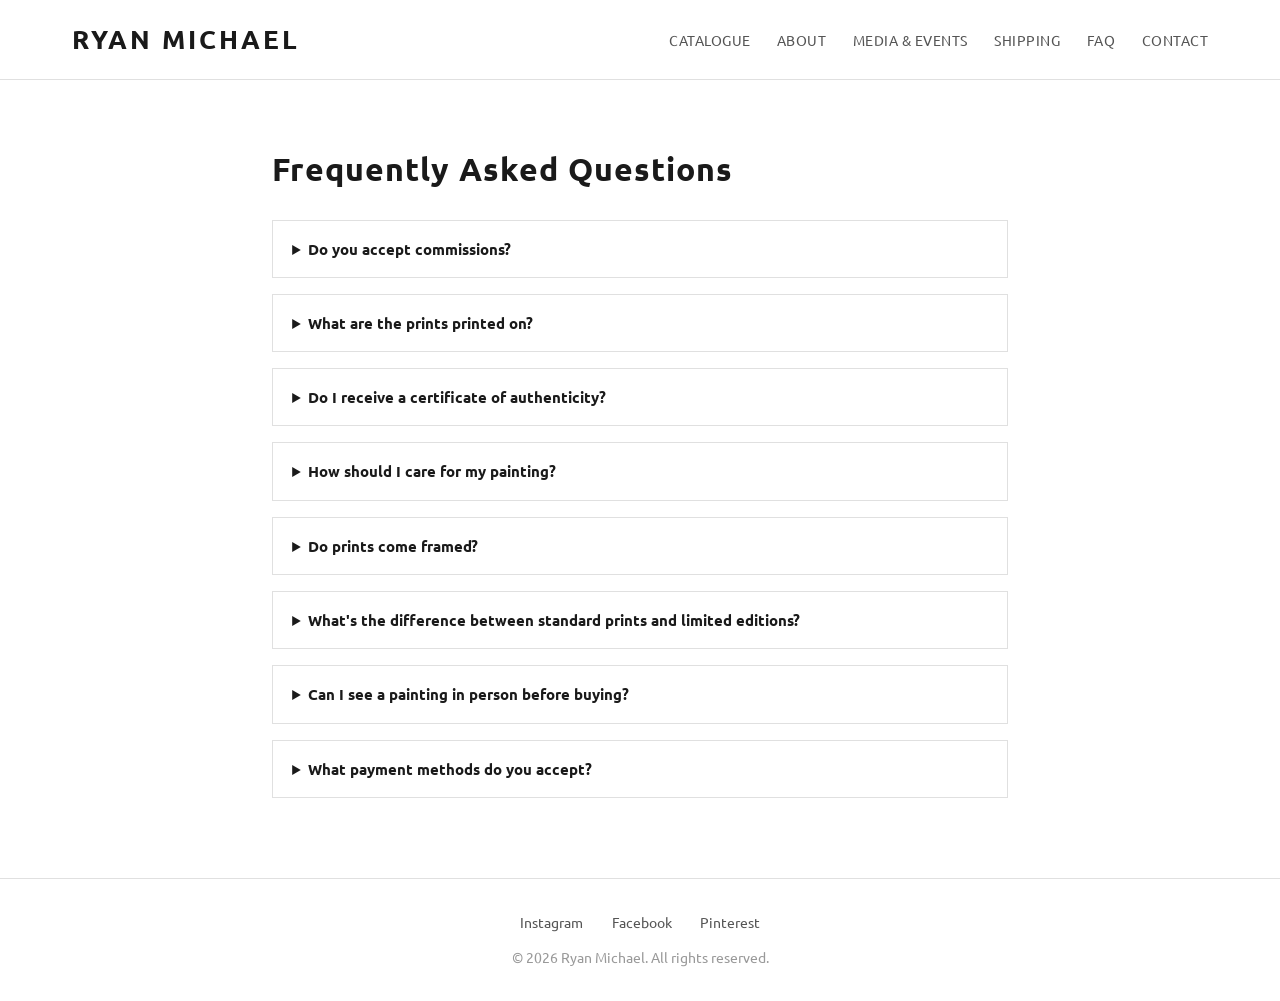
<file: faq.html>
<!DOCTYPE html>
<html lang="en">
<head>
    <meta charset="UTF-8">
    <meta name="viewport" content="width=device-width, initial-scale=1.0">
    <title>Ryan Michael — FAQ</title>
    <link rel="stylesheet" href="styles.css">
</head>
<body>
    <header>
        <div class="header-inner">
            <a href="index.html" class="logo">Ryan Michael</a>
            <nav>
                <a href="index.html#catalogue">Catalogue</a>
                <a href="index.html#about">About</a>
                <a href="index.html#media">Media & Events</a>
                <a href="shipping.html">Shipping</a>
                <a href="faq.html">FAQ</a>
                <a href="index.html#contact">Contact</a>
            </nav>
        </div>
    </header>

    <section class="page-content">
        <h2>Frequently Asked Questions</h2>

        <details class="faq-item">
            <summary>Do you accept commissions?</summary>
            <p>Yes. Please use the contact form to describe what you're looking for — size, colour palette, subject matter — and I'll provide a quote and timeline.</p>
        </details>

        <details class="faq-item">
            <summary>What are the prints printed on?</summary>
            <p>All limited edition prints are produced on 310gsm Hahnemühle fine art paper using archival pigment inks. Each print is signed, numbered, and comes with a certificate of authenticity.</p>
        </details>

        <details class="faq-item">
            <summary>Do I receive a certificate of authenticity?</summary>
            <p>Yes. Every original painting and limited edition print comes with a signed certificate of authenticity confirming the work's title, medium, dimensions, edition number (for prints), and date of creation. This document is essential for insurance and resale value.</p>
        </details>

        <details class="faq-item">
            <summary>How should I care for my painting?</summary>
            <p>Avoid direct sunlight and high humidity. Dust gently with a soft, dry cloth. Original paintings are varnished for protection and should not need additional treatment.</p>
        </details>

        <details class="faq-item">
            <summary>Do prints come framed?</summary>
            <p>Prints are sold unframed to allow you to choose framing that suits your space. I can recommend framers if needed.</p>
        </details>

        <details class="faq-item">
            <summary>What's the difference between standard prints and limited editions?</summary>
            <p><strong>Standard prints</strong> are always available in A4, A3, and A2 sizes. They are produced to order on archival fine art paper.</p>
            <p><strong>Limited edition prints</strong> are restricted to a run of 25. Each is signed, numbered, and comes with a certificate of authenticity. Once all 25 are sold, no more will be produced. Availability is shown in the dropdown (e.g. "3/25" means 3 of 25 remaining).</p>
        </details>

        <details class="faq-item">
            <summary>Can I see a painting in person before buying?</summary>
            <p>If you're local, studio visits can be arranged by appointment. Otherwise, I'm happy to provide additional photos or a video call showing the work.</p>
        </details>

        <details class="faq-item">
            <summary>What payment methods do you accept?</summary>
            <p>Credit/debit cards via Stripe. For original paintings, bank transfer and payment plans are also available — just get in touch.</p>
        </details>
    </section>

    <footer>
        <div class="footer-social">
            <a href="#">Instagram</a>
            <a href="#">Facebook</a>
            <a href="#">Pinterest</a>
        </div>
        <p>&copy; 2026 Ryan Michael. All rights reserved.</p>
    </footer>
</body>
</html>
</file>
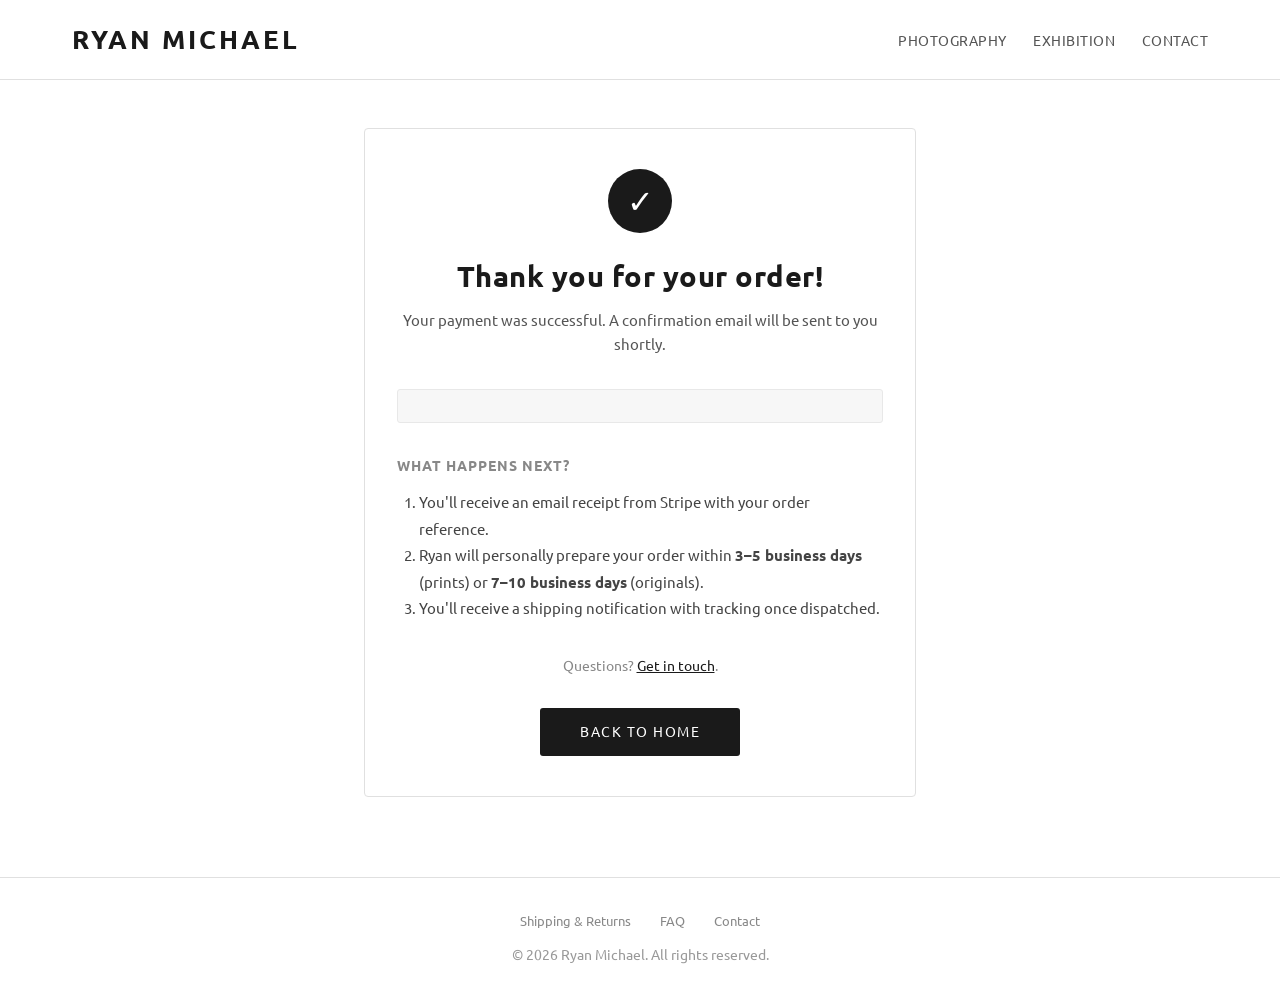
<file: order-confirmed.html>
<!DOCTYPE html>
<html lang="en">
<head>
    <meta charset="UTF-8">
    <meta name="viewport" content="width=device-width, initial-scale=1.0">
    <title>Order Confirmed — Ryan Michael</title>
    <link rel="stylesheet" href="styles.css">
</head>
<body>

    <header>
        <div class="header-inner">
            <a href="index.html" class="logo">Ryan Michael</a>
            <nav>
                <a href="index.html#photography">Photography</a>
                <a href="index.html#inequality-exhibition">Exhibition</a>
                <a href="index.html#contact">Contact</a>
            </nav>
        </div>
    </header>

    <div class="confirmed-page">

        <div class="confirmed-card">
            <div class="confirmed-icon">✓</div>
            <h2>Thank you for your order!</h2>
            <p class="confirmed-intro">Your payment was successful. A confirmation email will be sent to you shortly.</p>

            <div class="confirmed-details" id="confirmed-details">
                <!-- Filled by JS from URL params or sessionStorage -->
            </div>

            <div class="confirmed-steps">
                <h3>What happens next?</h3>
                <ol>
                    <li>You'll receive an email receipt from Stripe with your order reference.</li>
                    <li>Ryan will personally prepare your order within <strong>3–5 business days</strong> (prints) or <strong>7–10 business days</strong> (originals).</li>
                    <li>You'll receive a shipping notification with tracking once dispatched.</li>
                </ol>
            </div>

            <p class="confirmed-contact">Questions? <a href="index.html#contact">Get in touch</a>.</p>

            <a href="index.html" class="btn-confirmed-home">Back to Home</a>
        </div>

    </div>

    <footer>
        <div class="footer-links">
            <a href="index.html#contact">Shipping &amp; Returns</a>
            <a href="index.html#contact">FAQ</a>
            <a href="index.html#contact">Contact</a>
        </div>
        <p>&copy; 2026 Ryan Michael. All rights reserved.</p>
    </footer>

    <script>
        // Show order details if passed via sessionStorage
        (function () {
            const details = document.getElementById("confirmed-details");
            const stored  = sessionStorage.getItem("rm_last_order");
            if (!stored || !details) return;
            try {
                const order = JSON.parse(stored);
                details.innerHTML = `
                    <div class="confirmed-order-row"><span>Item</span><strong>${order.product || "—"}</strong></div>
                    ${order.artwork ? `<div class="confirmed-order-row"><span>Artwork</span><strong>${order.artwork}</strong></div>` : ""}
                    ${order.size    ? `<div class="confirmed-order-row"><span>Size</span><strong>${order.size}</strong></div>` : ""}
                    <div class="confirmed-order-row"><span>Ship to</span><strong>${order.name || "—"}</strong></div>
                `;
                sessionStorage.removeItem("rm_last_order");
            } catch (e) { /* ignore */ }
        })();
    </script>

</body>
</html>
</file>
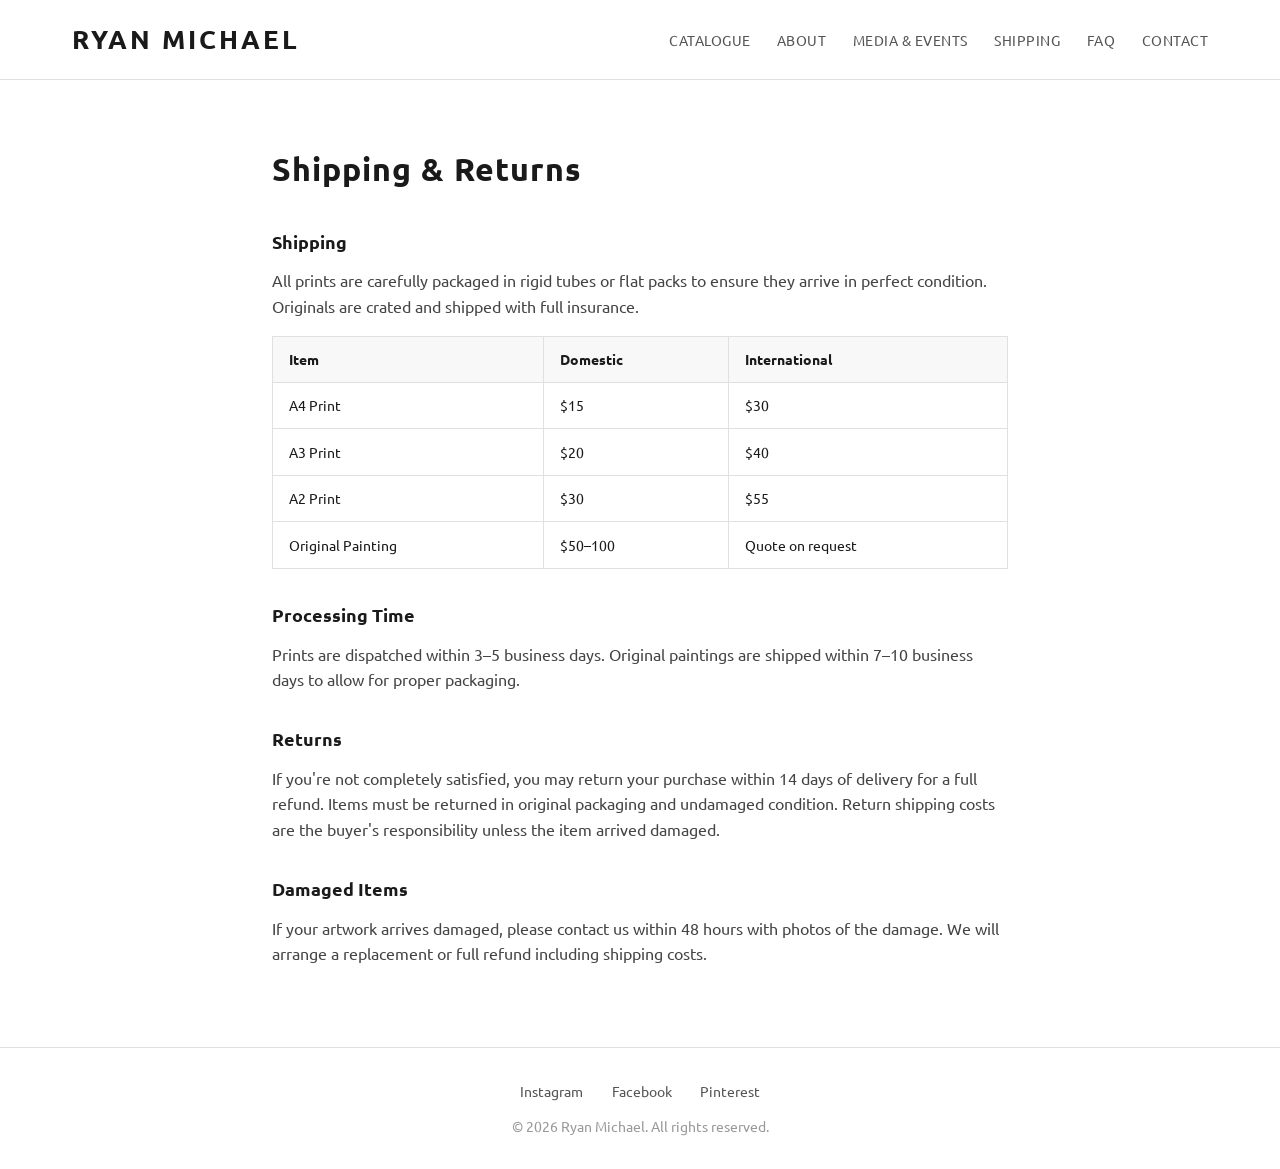
<file: shipping.html>
<!DOCTYPE html>
<html lang="en">
<head>
    <meta charset="UTF-8">
    <meta name="viewport" content="width=device-width, initial-scale=1.0">
    <title>Ryan Michael — Shipping & Returns</title>
    <link rel="stylesheet" href="styles.css">
</head>
<body>
    <header>
        <div class="header-inner">
            <a href="index.html" class="logo">Ryan Michael</a>
            <nav>
                <a href="index.html#catalogue">Catalogue</a>
                <a href="index.html#about">About</a>
                <a href="index.html#media">Media & Events</a>
                <a href="shipping.html">Shipping</a>
                <a href="faq.html">FAQ</a>
                <a href="index.html#contact">Contact</a>
            </nav>
        </div>
    </header>

    <section class="page-content">
        <h2>Shipping & Returns</h2>

        <h3>Shipping</h3>
        <p>All prints are carefully packaged in rigid tubes or flat packs to ensure they arrive in perfect condition. Originals are crated and shipped with full insurance.</p>
        <table class="shipping-table">
            <thead><tr><th>Item</th><th>Domestic</th><th>International</th></tr></thead>
            <tbody>
                <tr><td>A4 Print</td><td>$15</td><td>$30</td></tr>
                <tr><td>A3 Print</td><td>$20</td><td>$40</td></tr>
                <tr><td>A2 Print</td><td>$30</td><td>$55</td></tr>
                <tr><td>Original Painting</td><td>$50–100</td><td>Quote on request</td></tr>
            </tbody>
        </table>

        <h3>Processing Time</h3>
        <p>Prints are dispatched within 3–5 business days. Original paintings are shipped within 7–10 business days to allow for proper packaging.</p>

        <h3>Returns</h3>
        <p>If you're not completely satisfied, you may return your purchase within 14 days of delivery for a full refund. Items must be returned in original packaging and undamaged condition. Return shipping costs are the buyer's responsibility unless the item arrived damaged.</p>

        <h3>Damaged Items</h3>
        <p>If your artwork arrives damaged, please contact us within 48 hours with photos of the damage. We will arrange a replacement or full refund including shipping costs.</p>
    </section>

    <footer>
        <div class="footer-social">
            <a href="#">Instagram</a>
            <a href="#">Facebook</a>
            <a href="#">Pinterest</a>
        </div>
        <p>&copy; 2026 Ryan Michael. All rights reserved.</p>
    </footer>
</body>
</html>
</file>
<file: styles.css>
@import url('https://fonts.googleapis.com/css2?family=Ubuntu:ital,wght@0,300;0,400;0,700;1,300&display=swap');

* { margin: 0; padding: 0; box-sizing: border-box; }
body { font-family: 'Ubuntu', "Helvetica Neue", Helvetica, Arial, sans-serif; color: #1a1a1a; line-height: 1.6; background: #fff; }

/* HEADER */
header { border-bottom: 1px solid #e0e0e0; position: sticky; top: 0; background: #fff; z-index: 50; }
.header-inner { max-width: 1200px; margin: 0 auto; padding: 1.2rem 2rem; display: flex; justify-content: space-between; align-items: center; }
.logo { font-family: 'Ubuntu', sans-serif; font-size: clamp(1.2rem, 2vw, 1.6rem); font-weight: 700; text-decoration: none; color: #1a1a1a; letter-spacing: 3px; text-transform: uppercase; }
nav a { color: #555; text-decoration: none; margin-left: 1.4rem; font-size: 0.9rem; text-transform: uppercase; letter-spacing: 0.5px; white-space: nowrap; }
nav a:hover { color: #000; }

/* SECTIONS */
section { max-width: 1200px; margin: 0 auto; padding: 4rem 2rem; }
h2 { font-family: 'Ubuntu', sans-serif; font-size: clamp(1.4rem, 2.5vw, 2rem); font-weight: 700; margin-bottom: 1.5rem; letter-spacing: 1px; }

/* CATALOGUE */
.filters { display: flex; flex-direction: column; gap: 0.7rem; margin-bottom: 2rem; }
.filter-group { display: flex; flex-wrap: wrap; gap: 0.5rem; }
.chip { padding: 0.4rem 1rem; border: 1px solid #ccc; border-radius: 20px; background: #fff; font-size: 0.82rem; color: #555; cursor: pointer; letter-spacing: 0.3px; transition: background 0.15s, color 0.15s, border-color 0.15s; }
.chip:hover { border-color: #1a1a1a; color: #1a1a1a; }
.chip.active { background: #1a1a1a; color: #fff; border-color: #1a1a1a; }
.catalogue-grid { display: grid; grid-template-columns: repeat(auto-fill, minmax(250px, 1fr)); gap: 2rem; }
.work-card { cursor: pointer; }
.work-card img { width: 100%; aspect-ratio: 4/5; object-fit: cover; display: block; }
.work-card.hidden { display: none; }
.work-info { padding: 0.75rem 0 0.5rem; }
.work-title { font-size: 0.9rem; font-weight: 600; color: #1a1a1a; margin-bottom: 0.2rem; }
.work-meta { font-size: 0.8rem; color: #888; }

/* ENQUIRE OVERLAY */
.card-enquire-overlay { position: absolute; inset: 0; background: rgba(0,0,0,0.45); display: flex; align-items: center; justify-content: center; opacity: 0; transition: opacity 0.2s; }
.card-image:hover .card-enquire-overlay { opacity: 1; }
.enquire-btn { padding: 0.6rem 1.6rem; border: 1px solid #fff; color: #fff; text-decoration: none; font-size: 0.82rem; text-transform: uppercase; letter-spacing: 1.5px; background: transparent; transition: background 0.15s, color 0.15s; }
.enquire-btn:hover { background: #fff; color: #1a1a1a; }

/* INFO BLOCKS (Shipping + FAQ in Contact) */
.info-block { margin-top: 3rem; max-width: 600px; }
.info-heading { font-size: 1rem; text-transform: uppercase; letter-spacing: 1px; color: #888; margin-bottom: 1rem; }

/* ABOUT */
.about-content { display: grid; grid-template-columns: 1fr 2fr; gap: 3rem; align-items: start; }
.about-image img { width: 100%; object-fit: cover; }
.about-text h2 { margin-bottom: 1rem; }
.about-text p { margin-bottom: 1rem; color: #444; font-size: 1rem; max-width: 600px; }

/* SHOP */
.shop-intro { color: #666; margin-bottom: 2rem; }
.shop-grid { display: grid; grid-template-columns: repeat(auto-fill, minmax(280px, 1fr)); gap: 2rem; }
.shop-card { border: 1px solid #e8e8e8; }
.shop-card img { width: 100%; aspect-ratio: 4/5; object-fit: cover; display: block; }
.shop-info { padding: 1.2rem; }
.shop-info h3 { font-size: 1rem; font-weight: 600; margin-bottom: 0.6rem; }
.shop-info label { font-size: 0.8rem; color: #888; text-transform: uppercase; letter-spacing: 0.5px; display: block; margin-bottom: 0.3rem; }
.size-select { width: 100%; padding: 0.5rem; border: 1px solid #ccc; font-size: 0.9rem; margin-bottom: 0.8rem; }
.add-cart-btn { width: 100%; padding: 0.7rem; background: #1a1a1a; color: #fff; border: none; font-size: 0.9rem; cursor: pointer; text-transform: uppercase; letter-spacing: 0.5px; }
.add-cart-btn:hover { background: #333; }

/* MEDIA & EVENTS */
.media-grid { display: grid; grid-template-columns: 1fr 1fr; gap: 3rem; }
.media-block h3 { font-size: 1rem; text-transform: uppercase; letter-spacing: 1px; margin-bottom: 1.2rem; color: #888; }
.event-item { margin-bottom: 1.5rem; }
.event-date { font-size: 0.8rem; color: #999; text-transform: uppercase; letter-spacing: 0.5px; }
.event-item strong { display: block; margin-top: 0.2rem; }
.event-item p { color: #666; font-size: 0.9rem; }
.press-item { margin-bottom: 1rem; }
.press-item a { color: #1a1a1a; text-decoration: none; border-bottom: 1px solid #ddd; padding-bottom: 2px; font-size: 0.95rem; }
.press-item a:hover { border-color: #1a1a1a; }

/* FOOTER */
footer { text-align: center; padding: 2rem; border-top: 1px solid #e0e0e0; color: #999; font-size: 0.85rem; }

/* RESPONSIVE */

/* Mobile - phones */
@media (max-width: 480px) {
    .header-inner { flex-direction: column; gap: 0.6rem; padding: 1rem; }
    nav { display: flex; flex-wrap: wrap; justify-content: center; gap: 0.4rem; }
    nav a { margin: 0; font-size: 0.75rem; padding: 0.3rem 0.5rem; }
    .cart-btn { margin-left: 0.5rem; }
    section { padding: 2rem 1rem; }
    .search-bar input { max-width: 100%; }
    .filters { gap: 0.5rem; }
    .filters select { padding: 0.4rem 0.6rem; font-size: 0.8rem; }
    .catalogue-grid { grid-template-columns: repeat(2, 1fr); gap: 1rem; }
    .work-info .size-select { font-size: 0.75rem; }
    .work-info .add-cart-btn { font-size: 0.75rem; padding: 0.4rem; }
    .about-content { grid-template-columns: 1fr; gap: 1.5rem; }
    .media-grid { grid-template-columns: 1fr; gap: 1.5rem; }
    .testimonials-grid { grid-template-columns: 1fr; }
    .detail-specs { flex-direction: column; gap: 0.5rem; }
    .view-tab { padding: 0.5rem 0.8rem; font-size: 0.8rem; }
    .mockup-frame img { width: 180px; }
    .mockup-couch { width: 220px; }
    .purchase-options { padding: 1.2rem; }
}

/* Tablets */
@media (min-width: 481px) and (max-width: 768px) {
    .header-inner { gap: 0.8rem; flex-wrap: wrap; }
    nav { flex-wrap: wrap; justify-content: flex-end; }
    nav a { margin: 0 0.5rem; font-size: 0.8rem; }
    .cart-btn { margin-left: 0.5rem; }
    section { padding: 3rem 1.5rem; }
    .catalogue-grid { grid-template-columns: repeat(2, 1fr); gap: 1.5rem; }
    .about-content { grid-template-columns: 1fr; gap: 2rem; }
    .media-grid { grid-template-columns: 1fr; }
    .testimonials-grid { grid-template-columns: 1fr 1fr; }
}

/* Small laptops / large tablets */
@media (min-width: 769px) and (max-width: 1024px) {
    .catalogue-grid { grid-template-columns: repeat(3, 1fr); }
}

/* Large screens (1440p / 4K) */
@media (min-width: 1400px) {
    body { font-size: 1.05rem; }
    section { padding: 5rem 2rem; }
    .catalogue-grid { grid-template-columns: repeat(auto-fill, minmax(300px, 1fr)); }
    .shop-grid { grid-template-columns: repeat(auto-fill, minmax(320px, 1fr)); }
}


/* DETAIL PAGE */
.back-link { font-size: 0.9rem; color: #555; text-decoration: none; }
.back-link:hover { color: #000; }
.detail-meta { color: #888; font-size: 0.9rem; margin-bottom: 1.5rem; }
.view-tabs { display: flex; gap: 0; border-bottom: 1px solid #e0e0e0; margin-bottom: 2rem; }
.view-tab { padding: 0.7rem 1.5rem; background: none; border: none; border-bottom: 2px solid transparent; font-size: 0.9rem; cursor: pointer; color: #666; }
.view-tab.active { color: #1a1a1a; border-bottom-color: #1a1a1a; }
.detail-viewer { min-height: 500px; }
.view-panel { display: none; }
.view-panel.active { display: block; }

/* Zoom */
.zoom-container { overflow: hidden; cursor: zoom-in; max-width: 700px; position: relative; }
.zoom-container.zoomed { cursor: zoom-out; }
.zoom-container img { width: 100%; display: block; transition: transform 0.1s ease; transform-origin: center center; }
.zoom-hint { font-size: 0.8rem; color: #aaa; margin-top: 0.5rem; }

/* Mockups */
.mockup-scene { max-width: 700px; border-radius: 4px; overflow: hidden; position: relative; }
.gallery-scene { background: #f0ede8; padding: 3rem; display: flex; justify-content: center; align-items: center; min-height: 450px; }
.living-room-scene { background: #f5f0ea; padding: 3rem 3rem 0; display: flex; flex-direction: column; align-items: center; min-height: 450px; }
.mockup-wall { display: flex; justify-content: center; }
.mockup-frame { background: #fff; padding: 12px; box-shadow: 0 4px 20px rgba(0,0,0,0.15); }
.mockup-frame img { width: 250px; height: auto; display: block; }
.mockup-couch { width: 320px; height: 60px; background: #8b7355; border-radius: 8px 8px 0 0; margin-top: auto; }


/* CART */
.cart-btn { background: none; border: none; font-size: 1.1rem; cursor: pointer; margin-left: 2rem; color: #555; position: relative; }
.cart-btn:hover { color: #000; }
#cart-count { font-size: 0.75rem; background: #1a1a1a; color: #fff; border-radius: 50%; padding: 1px 6px; margin-left: 2px; }
.cart-overlay { position: fixed; inset: 0; background: rgba(0,0,0,0.4); z-index: 90; }
.cart-overlay[hidden] { display: none; }
.cart-sidebar { position: fixed; top: 0; right: 0; width: 360px; max-width: 90vw; height: 100vh; background: #fff; z-index: 100; box-shadow: -4px 0 20px rgba(0,0,0,0.1); display: flex; flex-direction: column; }
.cart-sidebar[hidden] { display: none; }
.cart-header { display: flex; justify-content: space-between; align-items: center; padding: 1.2rem 1.5rem; border-bottom: 1px solid #e0e0e0; }
.cart-header h3 { font-size: 1rem; text-transform: uppercase; letter-spacing: 1px; }
.cart-header button { background: none; border: none; font-size: 1.5rem; cursor: pointer; }
.cart-items { flex: 1; overflow-y: auto; padding: 1rem 1.5rem; }
.cart-item { display: flex; justify-content: space-between; align-items: center; padding: 0.8rem 0; border-bottom: 1px solid #f0f0f0; }
.cart-item-info { font-size: 0.9rem; }
.cart-item-info small { color: #888; display: block; }
.cart-item-remove { background: none; border: none; color: #999; cursor: pointer; font-size: 1.2rem; }
.cart-item-remove:hover { color: #e00; }
.cart-footer { padding: 1.2rem 1.5rem; border-top: 1px solid #e0e0e0; }
.cart-total { font-weight: 600; margin-bottom: 0.8rem; }
.checkout-btn { width: 100%; padding: 0.8rem; background: #1a1a1a; color: #fff; border: none; font-size: 0.9rem; cursor: pointer; text-transform: uppercase; letter-spacing: 0.5px; }
.checkout-btn:hover { background: #333; }

/* NEWSLETTER POPUP */
.newsletter-popup { position: fixed; top: 50%; left: 50%; transform: translate(-50%, -50%); background: #fff; padding: 2.5rem; z-index: 100; width: 90%; max-width: 400px; box-shadow: 0 8px 30px rgba(0,0,0,0.15); text-align: center; }
.newsletter-popup[hidden] { display: none; }
.newsletter-close { position: absolute; top: 0.8rem; right: 1rem; background: none; border: none; font-size: 1.5rem; cursor: pointer; color: #999; }
.newsletter-popup h3 { font-size: 1.3rem; margin-bottom: 0.5rem; }
.newsletter-popup p { color: #666; font-size: 0.9rem; margin-bottom: 1.2rem; }
.newsletter-popup input { width: 100%; padding: 0.6rem; border: 1px solid #ccc; font-size: 0.95rem; margin-bottom: 0.8rem; }
.newsletter-popup button[type="submit"] { width: 100%; padding: 0.7rem; background: #1a1a1a; color: #fff; border: none; font-size: 0.9rem; cursor: pointer; text-transform: uppercase; letter-spacing: 0.5px; }
.newsletter-popup button[type="submit"]:hover { background: #333; }


/* HERO */
#hero { max-width: 100%; padding: 0; position: relative; height: 100vh; min-height: 500px; overflow: hidden; }

/* Slideshow */
.hero-slideshow { position: absolute; inset: 0; }
.hero-slide {
  position: absolute; inset: 0;
  background-size: cover;
  background-position: center;
  opacity: 0;
  transition: opacity 1s ease-in-out;
}
.hero-slide.active { opacity: 1; }
.hero-overlay { position: absolute; inset: 0; display: flex; flex-direction: column; align-items: center; justify-content: center; background: rgba(0,0,0,0.38); color: #fff; text-align: center; }
.hero-overlay h2 { font-family: 'Ubuntu', sans-serif; font-size: clamp(2rem, 6vw, 4.5rem); font-weight: 700; letter-spacing: clamp(4px, 1vw, 10px); text-transform: uppercase; margin-bottom: 0.6rem; }
.hero-overlay p { font-size: clamp(0.9rem, 1.5vw, 1.15rem); margin-bottom: 2rem; opacity: 0.85; letter-spacing: 1px; }
.hero-cta { padding: 0.9rem 2.5rem; border: 1px solid #fff; color: #fff; text-decoration: none; text-transform: uppercase; font-size: 0.85rem; letter-spacing: 2px; transition: background 0.2s, color 0.2s; }
.hero-cta:hover { background: #fff; color: #1a1a1a; }

/* SEARCH */
.search-bar { margin-bottom: 1.5rem; }
.search-bar input { width: 100%; max-width: 400px; padding: 0.6rem 1rem; border: 1px solid #ccc; font-size: 0.9rem; }

/* TESTIMONIALS */
#testimonials { border-top: 1px solid #e0e0e0; }
.testimonials-grid { display: grid; grid-template-columns: repeat(auto-fill, minmax(280px, 1fr)); gap: 2rem; }
.testimonials-grid blockquote { padding: 1.5rem; border-left: 3px solid #1a1a1a; }
.testimonials-grid blockquote p { font-style: italic; color: #444; margin-bottom: 0.8rem; }
.testimonials-grid cite { font-size: 0.85rem; color: #888; }

/* CONTACT */
#contact { max-width: 600px; }
.contact-intro { color: #666; margin-bottom: 1.5rem; }
#contact-form { display: flex; flex-direction: column; gap: 0.8rem; }
#contact-form input, #contact-form select, #contact-form textarea { padding: 0.6rem; border: 1px solid #ccc; font-size: 0.9rem; font-family: inherit; }
#contact-form button { padding: 0.7rem; background: #1a1a1a; color: #fff; border: none; font-size: 0.9rem; cursor: pointer; text-transform: uppercase; letter-spacing: 0.5px; margin-top: 0.5rem; }
#contact-form button:hover { background: #333; }

/* FOOTER SOCIAL & LINKS */
.footer-social { margin-bottom: 0.8rem; }
.footer-social a { color: #555; text-decoration: none; margin: 0 0.8rem; font-size: 0.9rem; }
.footer-social a:hover { color: #000; }
.footer-links { margin-bottom: 0.8rem; }
.footer-links a { color: #888; text-decoration: none; margin: 0 0.8rem; font-size: 0.8rem; }
.footer-links a:hover { color: #555; }

/* DETAIL SPECS */
.detail-specs { display: flex; flex-wrap: wrap; gap: 1.5rem; margin-bottom: 2rem; font-size: 0.9rem; color: #555; }
.spec-available { color: #2a7d2a; font-weight: 600; }

/* PAGE CONTENT (shipping, faq) */
.page-content { max-width: 800px; margin: 0 auto; padding: 4rem 2rem; }
.page-content h3 { margin-top: 2rem; margin-bottom: 0.8rem; font-size: 1.1rem; }
.page-content p { color: #444; margin-bottom: 1rem; }
.shipping-table { width: 100%; border-collapse: collapse; margin: 1rem 0 2rem; }
.shipping-table th, .shipping-table td { padding: 0.7rem 1rem; border: 1px solid #e0e0e0; text-align: left; font-size: 0.9rem; }
.shipping-table th { background: #f8f8f8; font-weight: 600; }

/* FAQ */
.faq-item { margin-bottom: 1rem; border: 1px solid #e0e0e0; padding: 1rem 1.2rem; }
.faq-item summary { cursor: pointer; font-weight: 600; font-size: 0.95rem; }
.faq-item p { margin-top: 0.8rem; color: #444; }

/* Touch-friendly tap targets */
@media (hover: none) {
    .zoom-hint { display: none; }
    .zoom-container { cursor: default; }
    nav a, .add-cart-btn, .cart-btn, .view-tab, .hero-cta { min-height: 44px; display: inline-flex; align-items: center; }
}

/* Detail page responsive */
@media (max-width: 768px) {
    .detail-page { padding: 2rem 1rem; }
    .zoom-container { max-width: 100%; }
    .mockup-scene { max-width: 100%; }
    .gallery-scene, .living-room-scene { padding: 1.5rem; min-height: 300px; }
}

/* INEQUALITY EXHIBITION */
.exhibition-grid { display: grid; grid-template-columns: repeat(auto-fill, minmax(280px, 1fr)); gap: 1.5rem; }
.exhibition-item .card-image { overflow: hidden; }
.exhibition-item .card-image img { width: 100%; aspect-ratio: 4/5; object-fit: cover; display: block; }

/* SOLD OVERLAY */
.card-image { position: relative; }
.sold-badge { position: absolute; top: 12px; left: 12px; background: rgba(0,0,0,0.8); color: #fff; padding: 4px 12px; font-size: 0.7rem; text-transform: uppercase; letter-spacing: 1px; }

/* WISHLIST */
.wishlist-btn { position: absolute; top: 10px; right: 10px; background: rgba(255,255,255,0.9); border: none; font-size: 1.3rem; width: 36px; height: 36px; border-radius: 50%; cursor: pointer; line-height: 1; }
.wishlist-btn.saved { color: #e00; }

/* VIDEO */
.video-grid { display: grid; grid-template-columns: repeat(auto-fill, minmax(300px, 1fr)); gap: 2rem; }
.video-card { cursor: pointer; }
.video-placeholder { position: relative; }
.video-placeholder img { width: 100%; aspect-ratio: 16/9; object-fit: cover; display: block; }
.play-btn { position: absolute; top: 50%; left: 50%; transform: translate(-50%, -50%); background: rgba(0,0,0,0.7); color: #fff; width: 60px; height: 60px; border-radius: 50%; display: flex; align-items: center; justify-content: center; font-size: 1.5rem; }
.video-title { margin-top: 0.5rem; font-size: 0.9rem; color: #555; }

/* CV / EXHIBITION HISTORY */
.cv-grid { display: grid; grid-template-columns: repeat(auto-fill, minmax(300px, 1fr)); gap: 2.5rem; }
.cv-block h3 { font-size: 0.9rem; text-transform: uppercase; letter-spacing: 1px; color: #888; margin-bottom: 1rem; }
.cv-list { list-style: none; }
.cv-list li { padding: 0.5rem 0; border-bottom: 1px solid #f0f0f0; font-size: 0.9rem; color: #444; }
.cv-year { font-weight: 600; margin-right: 0.8rem; color: #1a1a1a; }

/* WALL PREVIEW TOOL */
.wall-tool-intro { font-size: 0.9rem; color: #666; margin-bottom: 1rem; }
.wall-inputs { display: flex; gap: 1.5rem; margin-bottom: 1.5rem; flex-wrap: wrap; }
.wall-inputs label { font-size: 0.85rem; color: #555; }
.wall-inputs input { width: 80px; padding: 0.4rem; border: 1px solid #ccc; margin-left: 0.5rem; }
.wall-canvas { max-width: 600px; }
.wall-surface { background: #f0ede8; position: relative; display: flex; align-items: center; justify-content: center; min-height: 300px; border: 1px solid #ddd; }
.wall-artwork { background: #fff; padding: 8px; box-shadow: 0 3px 15px rgba(0,0,0,0.15); }
.wall-artwork img { display: block; }
.wall-dimensions-label { position: absolute; bottom: 8px; right: 12px; font-size: 0.75rem; color: #888; }

/* RELATED WORKS */
.related-works { max-width: 1200px; margin: 0 auto; padding: 2rem 2rem 4rem; border-top: 1px solid #e0e0e0; }
.related-grid { display: grid; grid-template-columns: repeat(3, 1fr); gap: 2rem; }
.related-card { cursor: pointer; }
.related-card img { width: 100%; aspect-ratio: 4/5; object-fit: cover; display: block; }
.related-card p { margin-top: 0.5rem; font-size: 0.85rem; color: #555; }

@media (max-width: 768px) {
    .related-grid { grid-template-columns: repeat(2, 1fr); }
    .cv-grid { grid-template-columns: 1fr; }
    .video-grid { grid-template-columns: 1fr; }
}
@media (max-width: 480px) {
    .related-grid { grid-template-columns: 1fr; }
}

/* Purchase Options */
.purchase-options {
    max-width: 480px;
    margin: 2rem auto 3rem;
    padding: 2rem;
    background: #fafafa;
    border: 1px solid #e0e0e0;
    border-radius: 8px;
}
.purchase-options h3 {
    margin: 0 0 1.2rem;
    font-size: 1.3rem;
}
.option-group {
    margin-bottom: 1rem;
}
.option-group label {
    display: block;
    font-weight: 600;
    margin-bottom: .3rem;
}
.option-group select {
    width: 100%;
    padding: .5rem;
    font-size: 1rem;
    border: 1px solid #ccc;
    border-radius: 4px;
}
.option-group input,
.option-group textarea {
    width: 100%;
    padding: .5rem;
    font-size: 1rem;
    border: 1px solid #ccc;
    border-radius: 4px;
    font-family: inherit;
}
.contact-methods {
    display: flex;
    gap: 1.5rem;
}
.contact-methods label {
    font-weight: normal;
    display: flex;
    align-items: center;
    gap: .3rem;
}
.contact-methods input[type="checkbox"] {
    width: auto;
}
.product-price {
    display: none;
}
.btn-add-cart {
    width: 100%;
    padding: .75rem;
    font-size: 1rem;
    font-weight: 600;
    color: #fff;
    background: #111;
    border: none;
    border-radius: 4px;
    cursor: pointer;
    transition: background .2s;
}
.btn-add-cart:hover {
    background: #333;
}

/* Image Protection */
.card-image img,
.detail-viewer img,
.related-card img {
    -webkit-user-drag: none;
    user-select: none;
}
.card-image,
.detail-viewer,
.related-card {
    position: relative;
}
.watermark-overlay {
    position: absolute;
    top: 0;
    left: 0;
    width: 100%;
    height: 100%;
    pointer-events: none;
    opacity: 0.15;
    z-index: 2;
}

/* Screenshot deterrent - hides content in screen capture */
@media (display-mode: picture-in-picture) {
    .card-image img, .detail-viewer img, .related-card img { visibility: hidden; }
}
body {
    -webkit-print-color-adjust: exact;
}
@media print {
    .card-image img, .detail-viewer img, .related-card img { visibility: hidden; }
    .watermark-overlay { opacity: 1; }
}

/* EXHIBITION BANNER */
#exhibition-banner {
    max-width: 100%;
    background: #1a1a1a;
    padding: 3rem 2rem;
}
.exhibition-banner-inner {
    max-width: 1200px;
    margin: 0 auto;
    display: flex;
    flex-direction: column;
    gap: 2rem;
    align-items: center;
}
.exhibition-banner-text {
    color: #fff;
    flex: 1;
    text-align: center;
}
.exhibition-banner-label {
    font-size: 0.75rem;
    text-transform: uppercase;
    letter-spacing: 2px;
    color: #aaa;
    margin-bottom: 0.8rem;
}
.exhibition-banner-text h2 {
    font-size: clamp(1.4rem, 3vw, 2.2rem);
    font-weight: 700;
    letter-spacing: 1px;
    margin-bottom: 0.5rem;
    color: #fff;
}
.exhibition-banner-subtitle {
    font-size: 0.9rem;
    color: #bbb;
    margin-bottom: 1.5rem;
}
.exhibition-events {
    display: flex;
    flex-direction: column;
    gap: 1rem;
    margin-bottom: 1.8rem;
    text-align: left;
}
.exhibition-event {
    background: rgba(255,255,255,0.07);
    border-left: 3px solid #fff;
    padding: 0.8rem 1rem;
    display: flex;
    flex-direction: column;
    gap: 0.2rem;
    font-size: 0.85rem;
    color: #ddd;
}
.exhibition-event strong {
    font-size: 1rem;
    color: #fff;
}
.exhibition-entry {
    font-size: 0.78rem;
    color: #aaa;
    margin-top: 0.2rem;
}
.exhibition-banner-cta {
    display: inline-block;
    padding: 0.8rem 2rem;
    border: 1px solid #fff;
    color: #fff;
    text-decoration: none;
    text-transform: uppercase;
    font-size: 0.82rem;
    letter-spacing: 2px;
    transition: background 0.2s, color 0.2s;
}
.exhibition-banner-cta:hover {
    background: #fff;
    color: #1a1a1a;
}
.exhibition-banner-posters {
    display: flex;
    flex-direction: row;
    gap: 1rem;
    justify-content: center;
    flex-wrap: wrap;
    width: 100%;
}
.exhibition-banner-posters img {
    width: calc(50% - 0.5rem);
    max-width: 220px;
    height: auto;
    display: block;
    object-fit: contain;
}

/* Desktop: side-by-side layout */
@media (min-width: 768px) {
    #exhibition-banner { padding: 4rem 2rem; }
    .exhibition-banner-inner {
        flex-direction: row;
        align-items: flex-start;
        gap: 3rem;
    }
    .exhibition-banner-text {
        text-align: left;
    }
    .exhibition-banner-posters {
        flex-direction: row;
        flex-wrap: nowrap;
        gap: 1rem;
        width: auto;
        flex-shrink: 0;
    }
    .exhibition-banner-posters img {
        width: 160px;
        max-width: 160px;
    }
}

/* EXHIBITION MAP */
#exhibition-map {
    background: #111;
    padding: 3rem 2rem;
}
.exhibition-map-inner {
    max-width: 1000px;
    margin: 0 auto;
    text-align: center;
}
.exhibition-map-inner h3 {
    font-size: clamp(1.1rem, 2.5vw, 1.6rem);
    font-weight: 700;
    color: #fff;
    letter-spacing: 1px;
    margin-bottom: 0.4rem;
}
.exhibition-map-subtitle {
    font-size: 0.85rem;
    color: #aaa;
    margin-bottom: 1.5rem;
}
#map .leaflet-popup-content-wrapper {
    border-radius: 8px;
    font-size: 0.85rem;
}


@media (min-width: 1024px) {
    .exhibition-banner-posters img {
        width: 200px;
        max-width: 200px;
    }
}

/* PHOTOGRAPHY TABS */
.photo-tabs {
    display: flex;
    flex-wrap: wrap;
    gap: 0.5rem;
    margin-bottom: 2rem;
    border-bottom: 1px solid #e0e0e0;
    padding-bottom: 0;
}
.photo-tab {
    padding: 0.6rem 1.4rem;
    background: none;
    border: none;
    border-bottom: 2px solid transparent;
    font-size: 0.88rem;
    font-family: inherit;
    text-transform: uppercase;
    letter-spacing: 0.5px;
    color: #888;
    cursor: pointer;
    transition: color 0.15s, border-color 0.15s;
    margin-bottom: -1px;
}
.photo-tab:hover { color: #1a1a1a; }
.photo-tab.active {
    color: #1a1a1a;
    border-bottom-color: #1a1a1a;
    font-weight: 600;
}

@media (max-width: 480px) {
    .photo-tab {
        padding: 0.5rem 0.8rem;
        font-size: 0.78rem;
        letter-spacing: 0.3px;
    }
}
.photo-panel { display: none; }
.photo-panel.active { display: block; }
.photo-grid {
    display: grid;
    grid-template-columns: repeat(2, 1fr);
    gap: 0.6rem;
}
.photo-grid img {
    width: 100%;
    aspect-ratio: 4/5;
    object-fit: cover;
    display: block;
}

/* Larger screens: more columns */
@media (min-width: 600px) {
    .photo-grid {
        grid-template-columns: repeat(3, 1fr);
        gap: 1rem;
    }
}
@media (min-width: 900px) {
    .photo-grid {
        grid-template-columns: repeat(auto-fill, minmax(220px, 1fr));
        gap: 1.2rem;
    }
}
.photo-coming-soon {
    color: #aaa;
    font-size: 0.9rem;
    padding: 2rem 0;
}

/* INEQUALITY EXHIBITION TABS */
.ineq-tabs {
    display: flex;
    flex-wrap: wrap;
    gap: 0.5rem;
    margin-bottom: 2rem;
    border-bottom: 1px solid #e0e0e0;
    padding-bottom: 0;
}
.ineq-tab {
    padding: 0.6rem 1.4rem;
    background: none;
    border: none;
    border-bottom: 2px solid transparent;
    font-size: 0.88rem;
    font-family: inherit;
    text-transform: uppercase;
    letter-spacing: 0.5px;
    color: #888;
    cursor: pointer;
    transition: color 0.15s, border-color 0.15s;
    margin-bottom: -1px;
}
.ineq-tab:hover { color: #1a1a1a; }
.ineq-tab.active {
    color: #1a1a1a;
    border-bottom-color: #1a1a1a;
    font-weight: 600;
}
.ineq-panel { display: none; }
.ineq-panel.active { display: block; }

/* REELS */
.reels-grid {
    display: grid;
    grid-template-columns: repeat(auto-fill, minmax(200px, 1fr));
    gap: 1.2rem;
}
.reel-card {
    position: relative;
    cursor: pointer;
    background: #111;
    overflow: hidden;
}
.reel-card video {
    width: 100%;
    aspect-ratio: 9/16;
    object-fit: cover;
    display: block;
    transition: opacity 0.2s;
}
.reel-card:hover video {
    opacity: 0.85;
}
.reel-play {
    position: absolute;
    inset: 0;
    background: transparent;
    border: none;
    color: #fff;
    font-size: 2.5rem;
    cursor: pointer;
    display: flex;
    align-items: center;
    justify-content: center;
    transition: opacity 0.2s;
    width: 100%;
    height: 100%;
    padding: 0;
}
.reel-play.hidden {
    opacity: 0;
    pointer-events: none;
}
.reel-card.playing .reel-play {
    opacity: 0;
}
.reel-card.playing:hover .reel-play {
    opacity: 0.6;
}
.reel-title {
    margin: 0;
    padding: 0.5rem 0.6rem;
    font-size: 0.8rem;
    color: #ccc;
    letter-spacing: 0.04em;
    background: #111;
    text-align: center;
}

@media (max-width: 480px) {
    .reels-grid {
        grid-template-columns: repeat(2, 1fr);
        gap: 0.6rem;
    }
}
@media (min-width: 1200px) {
    .reels-grid {
        grid-template-columns: repeat(7, 1fr);
    }
}

/* MERCHANDISE GRID */
.merch-grid {
    display: grid;
    grid-template-columns: repeat(auto-fill, minmax(280px, 1fr));
    gap: 2rem;
    margin-top: 1.5rem;
}
.merch-card {
    border: 1px solid #e8e8e8;
    overflow: hidden;
    background: #fafafa;
}
.merch-card img {
    width: 100%;
    aspect-ratio: 1 / 1;
    object-fit: cover;
    display: block;
    transition: transform 0.3s ease;
}
.merch-card:hover img {
    transform: scale(1.03);
}
@media (max-width: 480px) {
    .merch-grid { grid-template-columns: repeat(2, 1fr); gap: 1rem; }
}

/* ═══════════════════════════════════════════════════════
   CHECKOUT PAGE
   ═══════════════════════════════════════════════════════ */
.checkout-page {
    max-width: 1000px;
    margin: 0 auto;
    padding: 2.5rem 1.5rem 4rem;
}
.checkout-heading {
    margin: 1rem 0 0.3rem;
    font-size: clamp(1.4rem, 3vw, 2rem);
}
.checkout-subheading {
    color: #666;
    font-size: 0.95rem;
    margin-bottom: 2rem;
}

/* Two-column layout: form left, summary right */
.checkout-layout {
    display: grid;
    grid-template-columns: 1fr;
    gap: 2rem;
}
@media (min-width: 768px) {
    .checkout-layout {
        grid-template-columns: 1fr 320px;
        align-items: start;
    }
    /* Summary sticks while scrolling form */
    .checkout-summary {
        position: sticky;
        top: 80px;
    }
}

/* ── Order Summary Panel ── */
.checkout-summary {
    background: #f7f7f7;
    border: 1px solid #e0e0e0;
    padding: 1.5rem;
    order: -1; /* show above form on mobile */
}
@media (min-width: 768px) {
    .checkout-summary { order: 0; }
}
.checkout-summary h3 {
    font-size: 0.85rem;
    text-transform: uppercase;
    letter-spacing: 1px;
    color: #888;
    margin-bottom: 1.2rem;
}
.summary-item {
    display: flex;
    justify-content: space-between;
    align-items: flex-start;
    gap: 1rem;
    padding-bottom: 1rem;
    border-bottom: 1px solid #e0e0e0;
    margin-bottom: 0.8rem;
}
.summary-title {
    font-weight: 600;
    font-size: 0.95rem;
    margin-bottom: 0.2rem;
}
.summary-meta {
    font-size: 0.82rem;
    color: #888;
}
.summary-price {
    font-weight: 600;
    font-size: 1rem;
    white-space: nowrap;
}
.summary-shipping-row,
.summary-total-row {
    display: flex;
    justify-content: space-between;
    font-size: 0.9rem;
    padding: 0.4rem 0;
    color: #555;
}
.summary-total-row {
    font-weight: 700;
    font-size: 1rem;
    color: #1a1a1a;
    border-top: 1px solid #e0e0e0;
    margin-top: 0.4rem;
    padding-top: 0.8rem;
}
.summary-note {
    font-size: 0.75rem;
    color: #aaa;
    margin-top: 1rem;
    text-align: center;
}

/* ── Checkout Form ── */
.checkout-form {
    display: flex;
    flex-direction: column;
    gap: 1.5rem;
}
.checkout-fieldset {
    border: 1px solid #e0e0e0;
    padding: 1.4rem 1.4rem 0.8rem;
    border-radius: 4px;
}
.checkout-fieldset legend {
    font-size: 0.82rem;
    font-weight: 700;
    text-transform: uppercase;
    letter-spacing: 1px;
    color: #555;
    padding: 0 0.5rem;
}
.optional-label {
    font-weight: 400;
    text-transform: none;
    letter-spacing: 0;
    color: #aaa;
    font-size: 0.78rem;
}
.form-row {
    margin-top: 1rem;
    display: flex;
    flex-direction: column;
    gap: 0.3rem;
}
.form-row label {
    font-size: 0.82rem;
    font-weight: 600;
    color: #444;
    text-transform: uppercase;
    letter-spacing: 0.4px;
}
.form-row input,
.form-row select,
.form-row textarea {
    padding: 0.6rem 0.8rem;
    border: 1px solid #ccc;
    border-radius: 3px;
    font-size: 0.95rem;
    font-family: inherit;
    color: #1a1a1a;
    background: #fff;
    transition: border-color 0.15s;
    width: 100%;
}
.form-row input:focus,
.form-row select:focus,
.form-row textarea:focus {
    outline: none;
    border-color: #1a1a1a;
}
.form-row--half {
    flex-direction: row;
    gap: 1rem;
}
.form-row--half > div {
    flex: 1;
    display: flex;
    flex-direction: column;
    gap: 0.3rem;
}
.form-row--half label {
    font-size: 0.82rem;
    font-weight: 600;
    color: #444;
    text-transform: uppercase;
    letter-spacing: 0.4px;
}
@media (max-width: 480px) {
    .form-row--half {
        flex-direction: column;
    }
}

/* ── Pay Now Button ── */
.checkout-actions {
    display: flex;
    flex-direction: column;
    gap: 0.8rem;
    align-items: stretch;
}
.btn-pay-now {
    display: flex;
    align-items: center;
    justify-content: center;
    gap: 0.6rem;
    width: 100%;
    padding: 1rem 1.5rem;
    background: #1a1a1a;
    color: #fff;
    border: none;
    font-size: 1rem;
    font-weight: 700;
    font-family: inherit;
    text-transform: uppercase;
    letter-spacing: 1.5px;
    cursor: pointer;
    border-radius: 3px;
    transition: background 0.2s;
}
.btn-pay-now:hover { background: #333; }
.btn-pay-now:disabled {
    background: #aaa;
    cursor: not-allowed;
}
.btn-pay-icon { font-size: 1rem; }
.checkout-secure-note {
    font-size: 0.78rem;
    color: #aaa;
    text-align: center;
}
.checkout-error {
    background: #fff3f3;
    border: 1px solid #f5c6c6;
    color: #c00;
    padding: 0.7rem 1rem;
    font-size: 0.88rem;
    border-radius: 3px;
}

/* ═══════════════════════════════════════════════════════
   ORDER CONFIRMED PAGE
   ═══════════════════════════════════════════════════════ */
.confirmed-page {
    max-width: 600px;
    margin: 3rem auto 5rem;
    padding: 0 1.5rem;
}
.confirmed-card {
    border: 1px solid #e0e0e0;
    padding: 2.5rem 2rem;
    text-align: center;
    border-radius: 4px;
}
.confirmed-icon {
    width: 64px;
    height: 64px;
    border-radius: 50%;
    background: #1a1a1a;
    color: #fff;
    font-size: 2rem;
    line-height: 64px;
    margin: 0 auto 1.2rem;
}
.confirmed-card h2 {
    font-size: clamp(1.3rem, 2.5vw, 1.8rem);
    margin-bottom: 0.6rem;
    letter-spacing: 0.5px;
}
.confirmed-intro {
    color: #555;
    font-size: 0.95rem;
    margin-bottom: 2rem;
}
.confirmed-details {
    background: #f7f7f7;
    border: 1px solid #e8e8e8;
    padding: 1rem 1.2rem;
    margin-bottom: 2rem;
    text-align: left;
    border-radius: 3px;
}
.confirmed-order-row {
    display: flex;
    justify-content: space-between;
    font-size: 0.88rem;
    padding: 0.35rem 0;
    border-bottom: 1px solid #efefef;
    gap: 1rem;
}
.confirmed-order-row:last-child { border-bottom: none; }
.confirmed-order-row span { color: #888; }
.confirmed-order-row strong { color: #1a1a1a; text-align: right; }
.confirmed-steps {
    text-align: left;
    margin-bottom: 2rem;
}
.confirmed-steps h3 {
    font-size: 0.85rem;
    text-transform: uppercase;
    letter-spacing: 1px;
    color: #888;
    margin-bottom: 0.8rem;
}
.confirmed-steps ol {
    padding-left: 1.4rem;
    color: #444;
    font-size: 0.92rem;
    line-height: 1.8;
}
.confirmed-contact {
    font-size: 0.88rem;
    color: #888;
    margin-bottom: 2rem;
}
.confirmed-contact a {
    color: #1a1a1a;
    text-decoration: underline;
}
.btn-confirmed-home {
    display: inline-block;
    padding: 0.8rem 2.5rem;
    background: #1a1a1a;
    color: #fff;
    text-decoration: none;
    text-transform: uppercase;
    font-size: 0.85rem;
    letter-spacing: 1.5px;
    border-radius: 3px;
    transition: background 0.2s;
}
.btn-confirmed-home:hover { background: #333; }


/* ═══════════════════════════════════════════════════════
   RSVP BUTTON (on exhibition banner)
   ═══════════════════════════════════════════════════════ */
.rsvp-tab-btn {
    display: inline-block;
    margin-top: 0.6rem;
    padding: 0.5rem 1.4rem;
    background: transparent;
    border: 1px solid #fff;
    color: #fff;
    font-family: inherit;
    font-size: 0.78rem;
    text-transform: uppercase;
    letter-spacing: 1.5px;
    cursor: pointer;
    transition: background 0.2s, color 0.2s;
    align-self: flex-start;
}
.rsvp-tab-btn:hover {
    background: #fff;
    color: #1a1a1a;
}

/* ═══════════════════════════════════════════════════════
   RSVP MODAL OVERLAY
   ═══════════════════════════════════════════════════════ */
.rsvp-overlay {
    position: fixed;
    inset: 0;
    background: rgba(0, 0, 0, 0.65);
    z-index: 200;
}
.rsvp-overlay[hidden] { display: none; }

/* ═══════════════════════════════════════════════════════
   RSVP MODAL PANEL
   ═══════════════════════════════════════════════════════ */
.rsvp-modal {
    position: fixed;
    top: 50%;
    left: 50%;
    transform: translate(-50%, -50%);
    background: #fff;
    z-index: 210;
    width: 90%;
    max-width: 500px;
    max-height: 90vh;
    overflow-y: auto;
    padding: 2.5rem 2rem 2rem;
    box-shadow: 0 12px 40px rgba(0, 0, 0, 0.25);
}
.rsvp-modal[hidden] { display: none; }

.rsvp-modal-close {
    position: absolute;
    top: 0.9rem;
    right: 1.1rem;
    background: none;
    border: none;
    font-size: 1.6rem;
    cursor: pointer;
    color: #999;
    line-height: 1;
}
.rsvp-modal-close:hover { color: #1a1a1a; }

.rsvp-modal-header {
    margin-bottom: 1.5rem;
}
.rsvp-modal-label {
    font-size: 0.72rem;
    text-transform: uppercase;
    letter-spacing: 1.5px;
    color: #999;
    margin-bottom: 0.3rem;
}
.rsvp-modal-header h3 {
    font-size: 1.15rem;
    font-weight: 700;
    letter-spacing: 0.3px;
    color: #1a1a1a;
    margin: 0;
}

/* ═══════════════════════════════════════════════════════
   RSVP FORM FIELDS
   ═══════════════════════════════════════════════════════ */
.rsvp-form {
    display: flex;
    flex-direction: column;
    gap: 1rem;
}
.rsvp-field {
    display: flex;
    flex-direction: column;
    gap: 0.3rem;
}
.rsvp-field label {
    font-size: 0.8rem;
    font-weight: 600;
    text-transform: uppercase;
    letter-spacing: 0.5px;
    color: #444;
}
.rsvp-required {
    color: #c00;
}
.rsvp-field input,
.rsvp-field select {
    padding: 0.6rem 0.8rem;
    border: 1px solid #ccc;
    font-size: 0.95rem;
    font-family: inherit;
    color: #1a1a1a;
    background: #fff;
    transition: border-color 0.15s;
    border-radius: 2px;
}
.rsvp-field input:focus,
.rsvp-field select:focus {
    outline: none;
    border-color: #1a1a1a;
}
.rsvp-field input.invalid,
.rsvp-field select.invalid {
    border-color: #c00;
}

.rsvp-row--half {
    display: grid;
    grid-template-columns: 1fr 1fr;
    gap: 1rem;
}
@media (max-width: 420px) {
    .rsvp-row--half {
        grid-template-columns: 1fr;
    }
}

/* Error message */
.rsvp-error {
    background: #fff3f3;
    border: 1px solid #f5c6c6;
    color: #c00;
    padding: 0.6rem 0.9rem;
    font-size: 0.85rem;
    border-radius: 2px;
}
.rsvp-error[hidden] { display: none; }

/* Submit button */
.rsvp-submit-btn {
    width: 100%;
    padding: 0.85rem;
    background: #1a1a1a;
    color: #fff;
    border: none;
    font-family: inherit;
    font-size: 0.9rem;
    font-weight: 600;
    text-transform: uppercase;
    letter-spacing: 1.5px;
    cursor: pointer;
    transition: background 0.2s;
    margin-top: 0.4rem;
    border-radius: 2px;
}
.rsvp-submit-btn:hover { background: #333; }
.rsvp-submit-btn:disabled {
    background: #aaa;
    cursor: not-allowed;
}

/* ═══════════════════════════════════════════════════════
   RSVP SUCCESS STATE
   ═══════════════════════════════════════════════════════ */
.rsvp-success {
    text-align: center;
    padding: 1rem 0 0.5rem;
}
.rsvp-success[hidden] { display: none; }
.rsvp-success-icon {
    width: 56px;
    height: 56px;
    border-radius: 50%;
    background: #1a1a1a;
    color: #fff;
    font-size: 1.6rem;
    line-height: 56px;
    margin: 0 auto 1rem;
}
.rsvp-success h4 {
    font-size: 1.3rem;
    margin-bottom: 0.6rem;
}
.rsvp-success p {
    color: #555;
    font-size: 0.95rem;
    margin-bottom: 1.5rem;
    line-height: 1.6;
}

/* ═══════════════════════════════════════════════════════
   PAGE SWITCHING — tabbed layout
   ═══════════════════════════════════════════════════════ */
.page {
    display: none;
}
.page.active {
    display: block;
}

/* Active nav link highlight */
nav a.nav-link {
    transition: color 0.15s;
}
nav a.nav-link.active {
    color: #1a1a1a;
    font-weight: 700;
    border-bottom: 2px solid #1a1a1a;
    padding-bottom: 2px;
}

/* ═══════════════════════════════════════════════════════
   EDITORIAL INTRO SECTION
   ═══════════════════════════════════════════════════════ */
#editorial-intro {
    max-width: 1200px;
    margin: 0 auto;
    padding: 5rem 2rem 3rem;
    display: grid;
    grid-template-columns: 1fr 1fr;
    gap: 4rem;
    align-items: start;
}

.editorial-preface {
    font-size: 0.72rem;
    text-transform: uppercase;
    letter-spacing: 3px;
    color: #aaa;
    margin-bottom: 0.8rem;
}

.editorial-preface em {
    font-style: italic;
    font-weight: 300;
}

.editorial-heading {
    font-size: clamp(1.6rem, 3vw, 2.4rem);
    font-weight: 700;
    letter-spacing: 1px;
    line-height: 1.2;
    margin-bottom: 1.5rem;
    color: #1a1a1a;
}

.editorial-heading em {
    font-style: italic;
    font-weight: 300;
}

.editorial-body {
    font-size: 1rem;
    color: #555;
    line-height: 1.8;
    max-width: 520px;
}

.editorial-body em {
    font-style: italic;
    color: #333;
}

/* PULL QUOTE */
.editorial-pull {
    display: flex;
    align-items: center;
    justify-content: center;
    padding: 2rem 0;
}

.pull-quote {
    border-left: 3px solid #1a1a1a;
    padding: 1.5rem 2rem;
    background: #fafafa;
    max-width: 420px;
}

.pull-quote p {
    font-size: clamp(1rem, 1.5vw, 1.15rem);
    font-style: italic;
    color: #333;
    line-height: 1.7;
    margin-bottom: 1rem;
}

.pull-quote cite {
    font-size: 0.8rem;
    text-transform: uppercase;
    letter-spacing: 1.5px;
    color: #999;
    font-style: normal;
}

@media (max-width: 768px) {
    #editorial-intro {
        grid-template-columns: 1fr;
        gap: 2rem;
        padding: 3rem 1.5rem 2rem;
    }
    .editorial-pull {
        padding: 0;
    }
}

/* ═══════════════════════════════════════════════════════
   FEATURED WORKS CAROUSEL
   ═══════════════════════════════════════════════════════ */
#featured-works {
    padding: 3rem 0 4rem;
    background: #f7f5f2;
    overflow: hidden;
}

.featured-header {
    max-width: 1200px;
    margin: 0 auto;
    padding: 0 2rem 2rem;
    display: flex;
    align-items: baseline;
    gap: 1.5rem;
    flex-wrap: wrap;
}

.featured-label {
    font-size: 0.72rem;
    text-transform: uppercase;
    letter-spacing: 3px;
    color: #aaa;
}

.featured-heading {
    font-size: clamp(1.3rem, 2.5vw, 1.9rem);
    font-weight: 700;
    letter-spacing: 0.5px;
    color: #1a1a1a;
    margin: 0;
}

.featured-heading em {
    font-style: italic;
    font-weight: 300;
}

.featured-hint {
    font-size: 0.78rem;
    color: #bbb;
    letter-spacing: 1px;
    margin-left: auto;
}

.featured-carousel-wrap {
    overflow-x: auto;
    -webkit-overflow-scrolling: touch;
    scrollbar-width: none;
    padding: 0 2rem;
    cursor: grab;
}

.featured-carousel-wrap:active {
    cursor: grabbing;
}

.featured-carousel-wrap::-webkit-scrollbar {
    display: none;
}

.featured-carousel {
    display: flex;
    gap: 1.2rem;
    width: max-content;
    padding-bottom: 0.5rem;
}

.featured-slide {
    flex-shrink: 0;
    width: 340px;
    position: relative;
}

.featured-slide img {
    width: 100%;
    height: 460px;
    object-fit: cover;
    display: block;
}

.featured-caption {
    margin: 0;
    padding: 0.6rem 0 0;
    font-size: 0.78rem;
    text-transform: uppercase;
    letter-spacing: 1.5px;
    color: #888;
}

.featured-cta-row {
    max-width: 1200px;
    margin: 0 auto;
    padding: 2rem 2rem 0;
    text-align: right;
}

.featured-cta {
    font-size: 0.82rem;
    text-transform: uppercase;
    letter-spacing: 2px;
    color: #1a1a1a;
    text-decoration: none;
    border-bottom: 1px solid #1a1a1a;
    padding-bottom: 2px;
    transition: opacity 0.2s;
}

.featured-cta:hover {
    opacity: 0.6;
}

@media (max-width: 480px) {
    .featured-slide {
        width: 260px;
    }
    .featured-slide img {
        height: 340px;
    }
}

/* ═══════════════════════════════════════════════════════
   PHOTOGRAPHY COUNTRY DESCRIPTIONS
   ═══════════════════════════════════════════════════════ */
.photo-description {
    font-size: 0.95rem;
    color: #666;
    line-height: 1.8;
    max-width: 680px;
    margin-bottom: 2rem;
    font-style: italic;
    border-left: 3px solid #e0e0e0;
    padding-left: 1.2rem;
}
</file>
